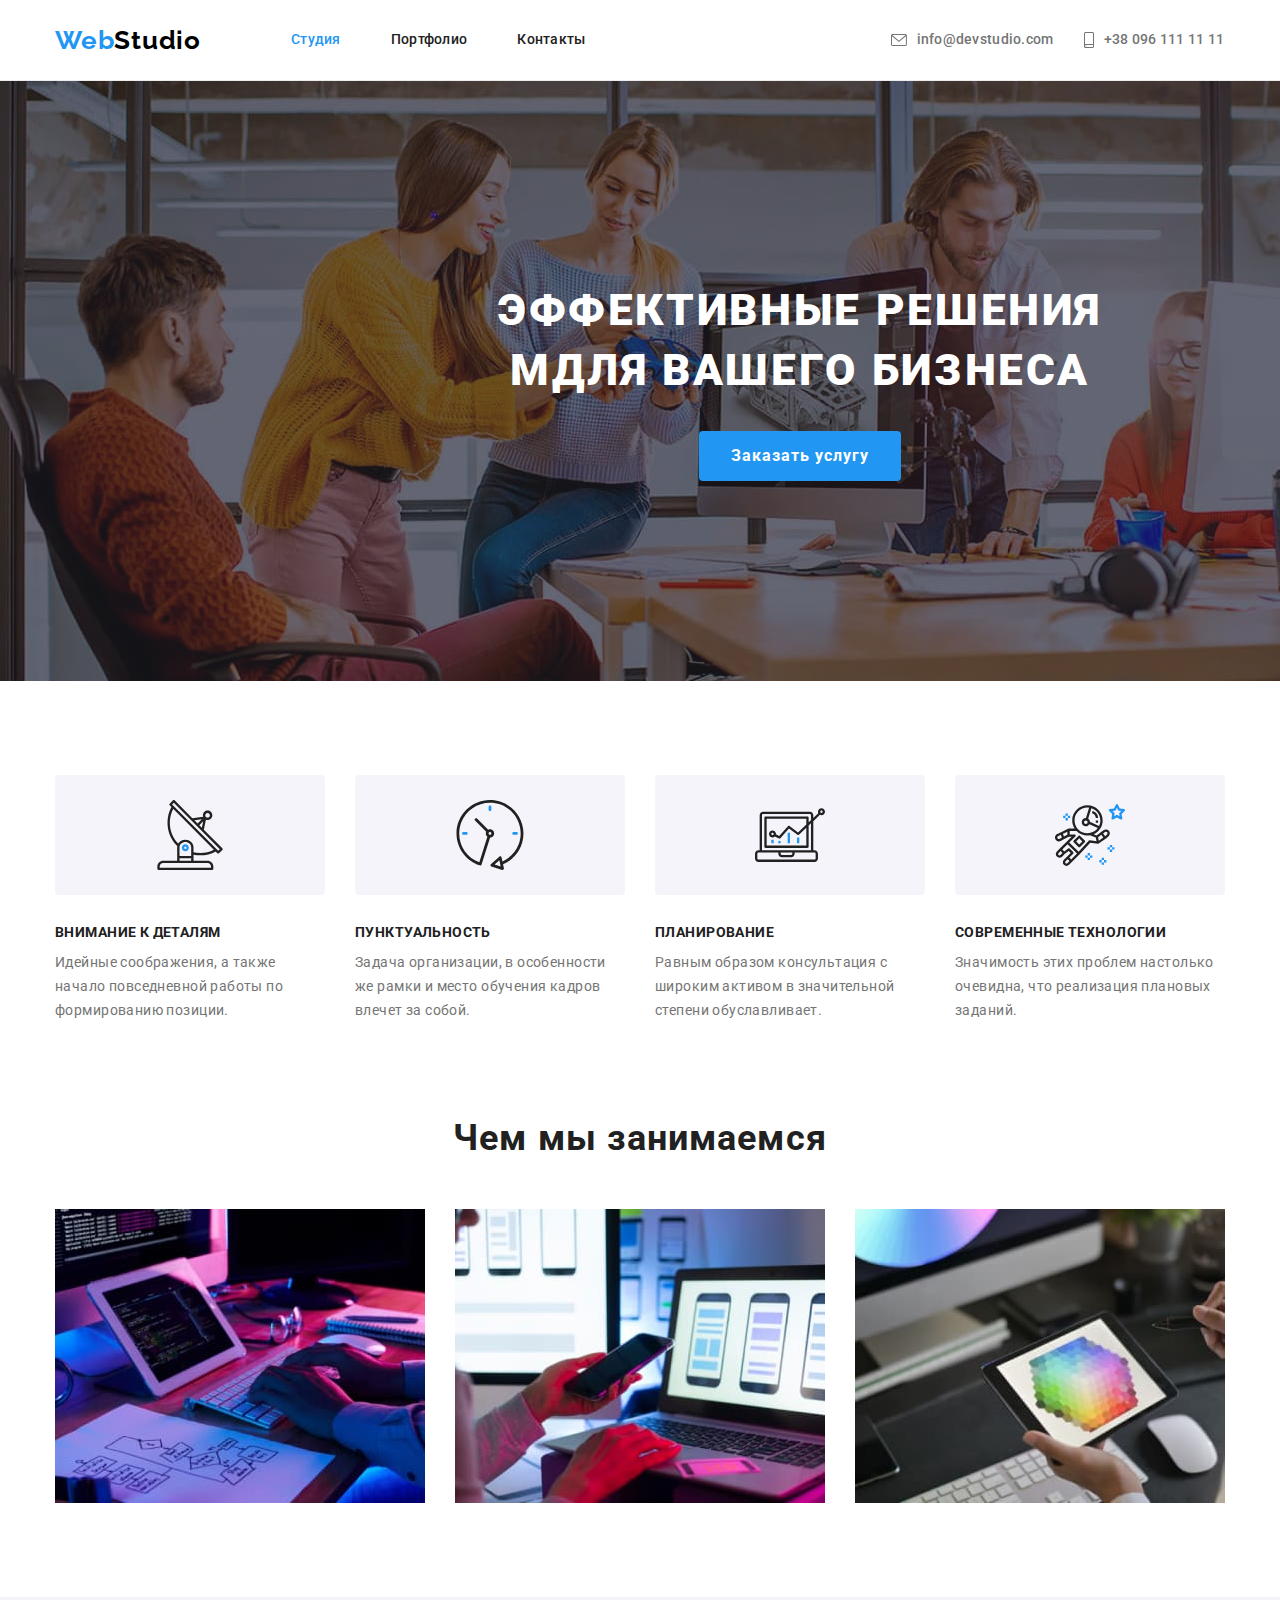
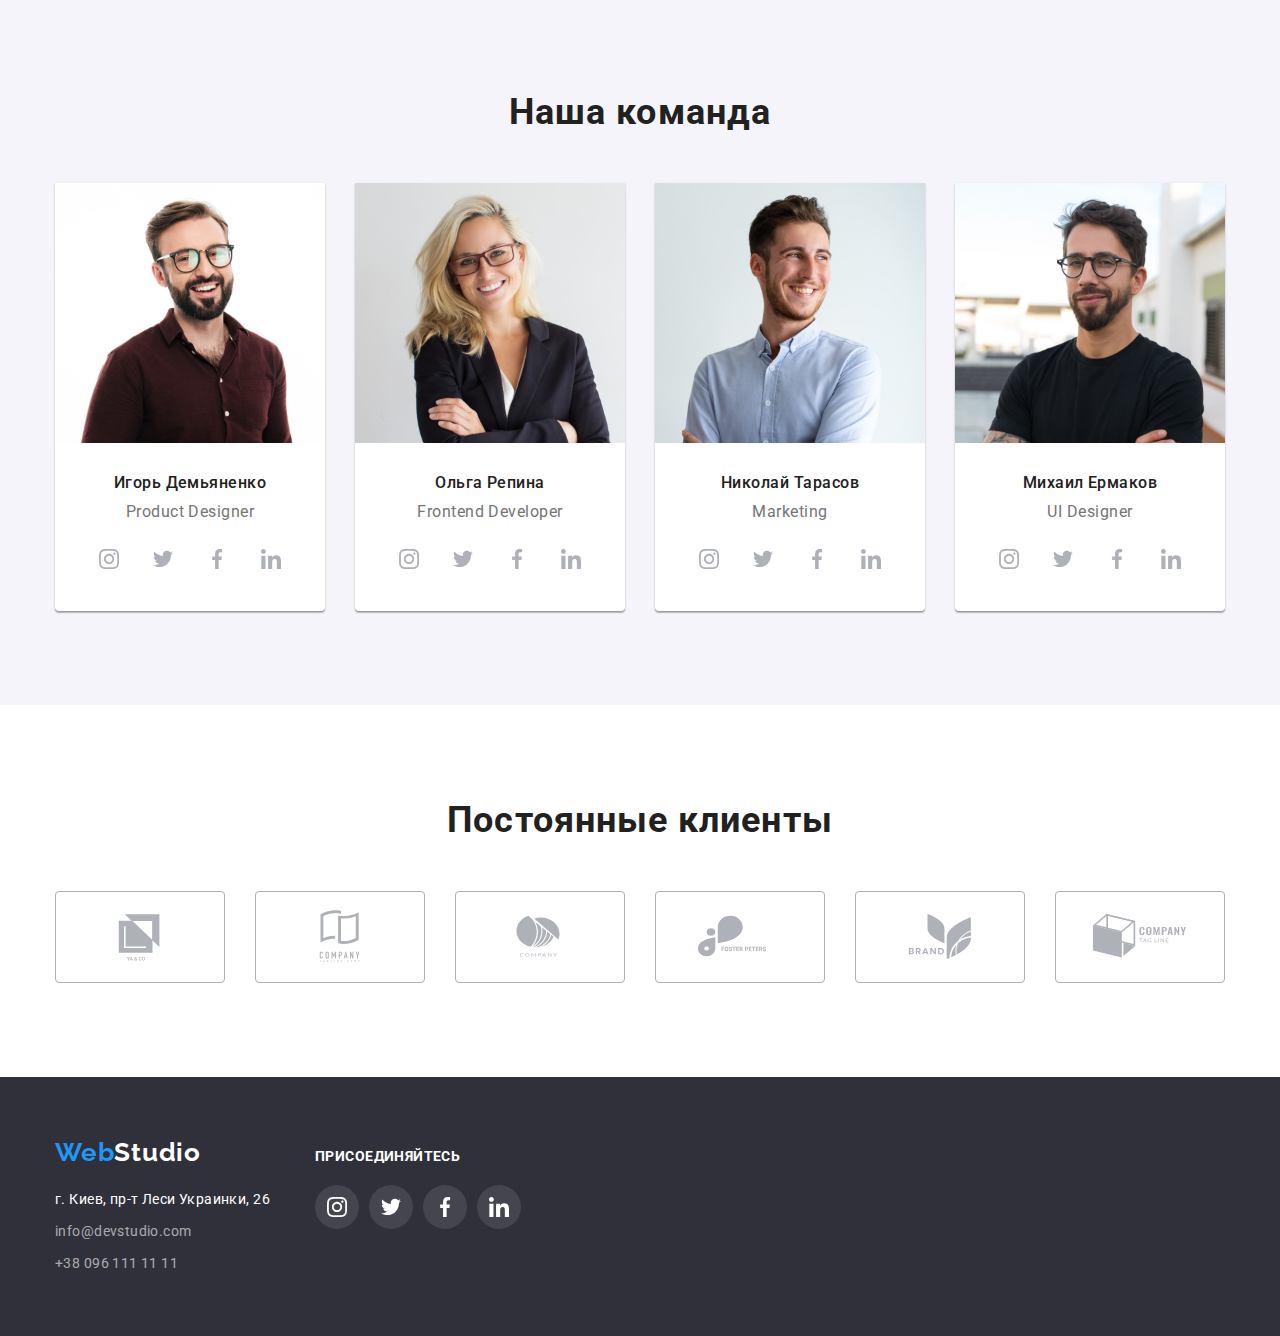
<file: index.html>
<!DOCTYPE html>
<html lang="ru">
  <head>
    <meta charset="UTF-8" />
    <meta http-equiv="X-UA-Compatible" content="IE=edge" />
    <meta name="viewport" content="width=device-width, initial-scale=1.0" />
    <title>WebStudio</title>
    <link rel="preconnect" href="https://fonts.googleapis.com" />
    <link rel="preconnect" href="https://fonts.gstatic.com" crossorigin />
    <link
      href="https://fonts.googleapis.com/css2?family=Raleway:wght@700&family=Roboto:wght@400;500;700;900&display=swap"
      rel="stylesheet"
    />
    <link
      rel="stylesheet"
      href="https://cdnjs.cloudflare.com/ajax/libs/modern-normalize/1.1.0/modern-normalize.min.css"
    />
    <link rel="stylesheet" href="./css/styles.css" />
  </head>
  <body>
    <!--HEADER-->

    <header class="header">
      <div class="container nav">
        <nav class="nav">
          <a class="web-studio top" href="./index.html">
            Web<span class="studio">Studio</span>
          </a>
          <ul class="nav-list">
            <li class="item">
              <a class="nav-link current" href="./index.html">Студия</a>
            </li>
            <li class="item">
              <a class="nav-link" href="./portfolio.html">Портфолио</a>
            </li>
            <li class="item">
              <a class="nav-link" href="./contacts.html">Контакты</a>
            </li>
          </ul>
        </nav>
        <ul class="contact">
          <li class="contact-list">
            <a class="email text" href="mailto:info@devstudio.com">
              <svg class="contact-icon" width="16" height="12">
                <use href="./images/symbol-defs.svg#icon-envelope "></use>
              </svg>
              info@devstudio.com</a
            >
          </li>
          <li class="contact-list">
            <a class="tel text" href="tel:+380961111111">
              <svg class="contact-icon" width="10" height="16">
                <use href="./images/symbol-defs.svg#icon-smartphone"></use>
              </svg>
              +38 096 111 11 11</a
            >
          </li>
        </ul>
      </div>
    </header>

    <!--MAIN-->

    <main>
      <section class="hero">
        <div class="container">
          <h1 class="hero-title">Эффективные решения mдля вашего бизнеса</h1>
          <button class="btn-order" type="button">Заказать услугу</button>
        </div>
      </section>

      <!--НАШИ ПРЕИМУЩЕСТВА-->

      <section class="description">
        <div class="container">
          <h2 class="visually-hidden">Наши преимущества</h2>
          <ul class="description-list">
            <li class="description-text">
              <div class="description-icon-block">
                <svg class="description-icon">
                  <use href="./images/symbol-defs.svg#icon-antenna"></use>
                </svg>
              </div>
              <h3 class="description-desc">Внимание к деталям</h3>
              <p class="description-quote">
                Идейные соображения, а также начало повседневной работы по
                формированию позиции.
              </p>
            </li>

            <li class="description-text">
              <div class="description-icon-block">
                <svg class="description-icon">
                  <use href="./images/symbol-defs.svg#icon-clock"></use>
                </svg>
              </div>
              <h3 class="description-desc">Пунктуальность</h3>
              <p class="description-quote">
                Задача организации, в особенности же рамки и место обучения
                кадров влечет за собой.
              </p>
            </li>

            <li class="description-text">
              <div class="description-icon-block">
                <svg class="description-icon">
                  <use href="./images/symbol-defs.svg#icon-diagram"></use>
                </svg>
              </div>
              <h3 class="description-desc">Планирование</h3>
              <p class="description-quote">
                Равным образом консультация с широким активом в значительной
                степени обуславливает.
              </p>
            </li>

            <li class="description-text">
              <div class="description-icon-block">
                <svg class="description-icon">
                  <use href="./images/symbol-defs.svg#icon-astronaut"></use>
                </svg>
              </div>
              <h3 class="description-desc">Современные технологии</h3>
              <p class="description-quote">
                Значимость этих проблем настолько очевидна, что реализация
                плановых заданий.
              </p>
            </li>
          </ul>
        </div>
      </section>

      <!-- ЧЕМ МЫ ЗАНИМАЕМСЯ -->

      <section class="work">
        <div class="container">
          <h2 class="work-list">Чем мы занимаемся</h2>
          <ul class="work-img">
            <li class="work-img list">
              <img
                src="./images/box-1.jpg"
                alt="Разработка ПО"
                width="370"
                height="294"
              />
            </li>
            <li class="work-img list">
              <img
                src="./images/box-2.jpg"
                alt="Тестирование мобильных приложений"
                width="370"
                height="294"
              />
            </li>
            <li class="work-img list">
              <img
                src="./images/box-3.jpg"
                alt="Дизайн палитры цветов"
                width="370"
                height="294"
              />
            </li>
          </ul>
        </div>
      </section>

      <!-- НАША КОМАНДА -->

      <section class="team">
        <div class="container">
          <h2 class="team-aside">Наша команда</h2>
          <ul class="team-list">
            <li class="team-description">
              <img
                class="team-img"
                src="./images/photo-1.jpg"
                alt="Фотография Игорь Демьяненко"
                width="270"
                height="260"
              />
              <div class="team-text">
                <h3 class="team-name">Игорь Демьяненко</h3>
                <p class="team-position">
                  <span lang="en">Product Designer</span>
                </p>
                <ul class="team-social">
                  <li class="social-list">
                    <a href="" class="social-link">
                      <svg width="20" height="20">
                        <use
                          class="social-icon"
                          href="./images/symbol-defs.svg#icon-instagram"
                        ></use>
                      </svg>
                    </a>
                  </li>
                  <li class="social-list">
                    <a href="" class="social-link">
                      <svg width="20" height="20">
                        <use
                          class="social-icon"
                          href="./images/symbol-defs.svg#icon-twitter"
                        ></use>
                      </svg>
                    </a>
                  </li>
                  <li class="social-list">
                    <a href="" class="social-link">
                      <svg width="20" height="20">
                        <use
                          class="social-icon"
                          href="./images/symbol-defs.svg#icon-facebook"
                        ></use>
                      </svg>
                    </a>
                  </li>
                  <li class="social-list">
                    <a href="" class="social-link">
                      <svg width="20" height="20">
                        <use
                          class="social-icon"
                          href="./images/symbol-defs.svg#icon-linkedin"
                        ></use>
                      </svg>
                    </a>
                  </li>
                </ul>
              </div>
            </li>

            <li class="team-description">
              <img
                class="team-img"
                src="./images/photo-2.jpg"
                alt="Фотография Ольга Репина"
                width="270"
                height="260"
              />
              <div class="team-text">
                <h3 class="team-name">Ольга Репина</h3>
                <p class="team-position">
                  <span lang="en">Frontend Developer</span>
                </p>

                <ul class="team-social">
                  <li class="social-list">
                    <a href="" class="social-link">
                      <svg width="20" height="20">
                        <use
                          class="social-icon"
                          href="./images/symbol-defs.svg#icon-instagram"
                        ></use>
                      </svg>
                    </a>
                  </li>
                  <li class="social-list">
                    <a href="" class="social-link">
                      <svg width="20" height="20">
                        <use
                          class="social-icon"
                          href="./images/symbol-defs.svg#icon-twitter"
                        ></use>
                      </svg>
                    </a>
                  </li>
                  <li class="social-list">
                    <a href="" class="social-link">
                      <svg width="20" height="20">
                        <use
                          class="social-icon"
                          href="./images/symbol-defs.svg#icon-facebook"
                        ></use>
                      </svg>
                    </a>
                  </li>
                  <li class="social-list">
                    <a href="" class="social-link">
                      <svg width="20" height="20">
                        <use
                          class="social-icon"
                          href="./images/symbol-defs.svg#icon-linkedin"
                        ></use>
                      </svg>
                    </a>
                  </li>
                </ul>
              </div>
            </li>

            <li class="team-description">
              <img
                class="team-img"
                src="./images/photo-3.jpg"
                alt="Фотография Николай Тарасов"
                width="270"
                height="260"
              />
              <div class="team-text">
                <h3 class="team-name">Николай Тарасов</h3>
                <p class="team-position"><span lang="en">Marketing</span></p>

                <ul class="team-social">
                  <li class="social-list">
                    <a href="" class="social-link">
                      <svg width="20" height="20">
                        <use
                          class="social-icon"
                          href="./images/symbol-defs.svg#icon-instagram"
                        ></use>
                      </svg>
                    </a>
                  </li>
                  <li class="social-list">
                    <a href="" class="social-link">
                      <svg width="20" height="20">
                        <use
                          class="social-icon"
                          href="./images/symbol-defs.svg#icon-twitter"
                        ></use>
                      </svg>
                    </a>
                  </li>
                  <li class="social-list">
                    <a href="" class="social-link">
                      <svg width="20" height="20">
                        <use
                          class="social-icon"
                          href="./images/symbol-defs.svg#icon-facebook"
                        ></use>
                      </svg>
                    </a>
                  </li>
                  <li class="social-list">
                    <a href="" class="social-link">
                      <svg width="20" height="20">
                        <use
                          class="social-icon"
                          href="./images/symbol-defs.svg#icon-linkedin"
                        ></use>
                      </svg>
                    </a>
                  </li>
                </ul>
              </div>
            </li>

            <li class="team-description">
              <img
                class="team-img"
                src="./images/photo-4.jpg"
                alt="Фотография Михаил Ермаков"
                width="270"
                height="260"
              />
              <div class="team-text">
                <h3 class="team-name">Михаил Ермаков</h3>
                <p class="team-position">
                  <span lang="en">UI Designer</span>
                </p>

                <ul class="team-social">
                  <li class="social-list">
                    <a href="" class="social-link">
                      <svg width="20" height="20">
                        <use
                          class="social-icon"
                          href="./images/symbol-defs.svg#icon-instagram"
                        ></use>
                      </svg>
                    </a>
                  </li>
                  <li class="social-list">
                    <a href="" class="social-link">
                      <svg width="20" height="20">
                        <use
                          class="social-icon"
                          href="./images/symbol-defs.svg#icon-twitter"
                        ></use>
                      </svg>
                    </a>
                  </li>
                  <li class="social-list">
                    <a href="" class="social-link">
                      <svg width="20" height="20">
                        <use
                          class="social-icon"
                          href="./images/symbol-defs.svg#icon-facebook"
                        ></use>
                      </svg>
                    </a>
                  </li>
                  <li class="social-list">
                    <a href="" class="social-link">
                      <svg width="20" height="20">
                        <use
                          class="social-icon"
                          href="./images/symbol-defs.svg#icon-linkedin"
                        ></use>
                      </svg>
                    </a>
                  </li>
                </ul>
              </div>
            </li>
          </ul>
        </div>
      </section>

      <!-- ПОСТОЯННЫЕ КЛИЕНТИ -->

      <section class="clients">
        <div class="container">
          <h2 class="clients-title">Постоянные клиенты</h2>
          <ul class="clients-desc">
            <li class="clients-list">
              <a href="" class="clients-link">
                <svg width="106" height="60">
                  <use
                    class="clients-icon"
                    href="./images/symbol-defs.svg#icon-company-1"
                  ></use>
                </svg>
              </a>
            </li>
            <li class="social-list">
              <a href="" class="clients-link">
                <svg width="106" height="60">
                  <use
                    class="clients-icon"
                    href="./images/symbol-defs.svg#icon-company-2"
                  ></use>
                </svg>
              </a>
            </li>
            <li class="social-list">
              <a href="" class="clients-link">
                <svg width="106" height="60">
                  <use
                    class="clients-icon"
                    href="./images/symbol-defs.svg#icon-company-3"
                  ></use>
                </svg>
              </a>
            </li>
            <li class="social-list">
              <a href="" class="clients-link">
                <svg width="106" height="60">
                  <use
                    class="clients-icon"
                    href="./images/symbol-defs.svg#icon-company-4"
                  ></use>
                </svg>
              </a>
            </li>
            <li class="social-list">
              <a href="" class="clients-link">
                <svg width="106" height="60">
                  <use
                    class="clients-icon"
                    href="./images/symbol-defs.svg#icon-company-5"
                  ></use>
                </svg>
              </a>
            </li>
            <li class="social-list">
              <a href="" class="clients-link">
                <svg width="106" height="60">
                  <use
                    class="clients-icon"
                    href="./images/symbol-defs.svg#icon-company-6"
                  ></use>
                </svg>
              </a>
            </li>
          </ul>
        </div>
      </section>
    </main>

    <!--FOOTER-->

    <footer class="footer">
      <div class="container contacts">
        <div>
          <a class="web-studio down" href="./index.html">
            Web<span class="studio-footer">Studio</span>
          </a>
          <address class="address">
            <ul class="address-list">
              <li class="address-map desc">г. Киев, пр-т Леси Украинки, 26</li>
              <li class="address-text desc">
                <a class="address-contacts" href="mailto:info@devstudio.com"
                  >info@devstudio.com</a
                >
              </li>
              <li class="address-text desc">
                <a class="address-contacts" href="tel:+380961111111"
                  >+38 096 111 11 11</a
                >
              </li>
            </ul>
          </address>
        </div>
        <div class="footer-social">
          <p class="footer-social-text">присоединяйтесь</p>
          <ul class="footer-social-contacts">
            <li class="footer-social-list">
              <a href="" class="footer-social-link">
                <svg class="footer-social-icon" width="20" height="20">
                  <use href="./images/symbol-defs.svg#icon-instagram "></use>
                </svg>
              </a>
            </li>
            <li class="footer-social-list">
              <a href="" class="footer-social-link">
                <svg class="footer-social-icon" width="20" height="20">
                  <use href="./images/symbol-defs.svg#icon-twitter "></use>
                </svg>
              </a>
            </li>
            <li class="footer-social-list">
              <a href="" class="footer-social-link">
                <svg class="footer-social-icon" width="20" height="20">
                  <use href="./images/symbol-defs.svg#icon-facebook "></use>
                </svg>
              </a>
            </li>
            <li class="footer-social-list">
              <a href="" class="footer-social-link">
                <svg class="footer-social-icon" width="20" height="20">
                  <use href="./images/symbol-defs.svg#icon-linkedin "></use>
                </svg>
              </a>
            </li>
          </ul>
        </div>
      </div>
    </footer>
  </body>
</html>
</file>
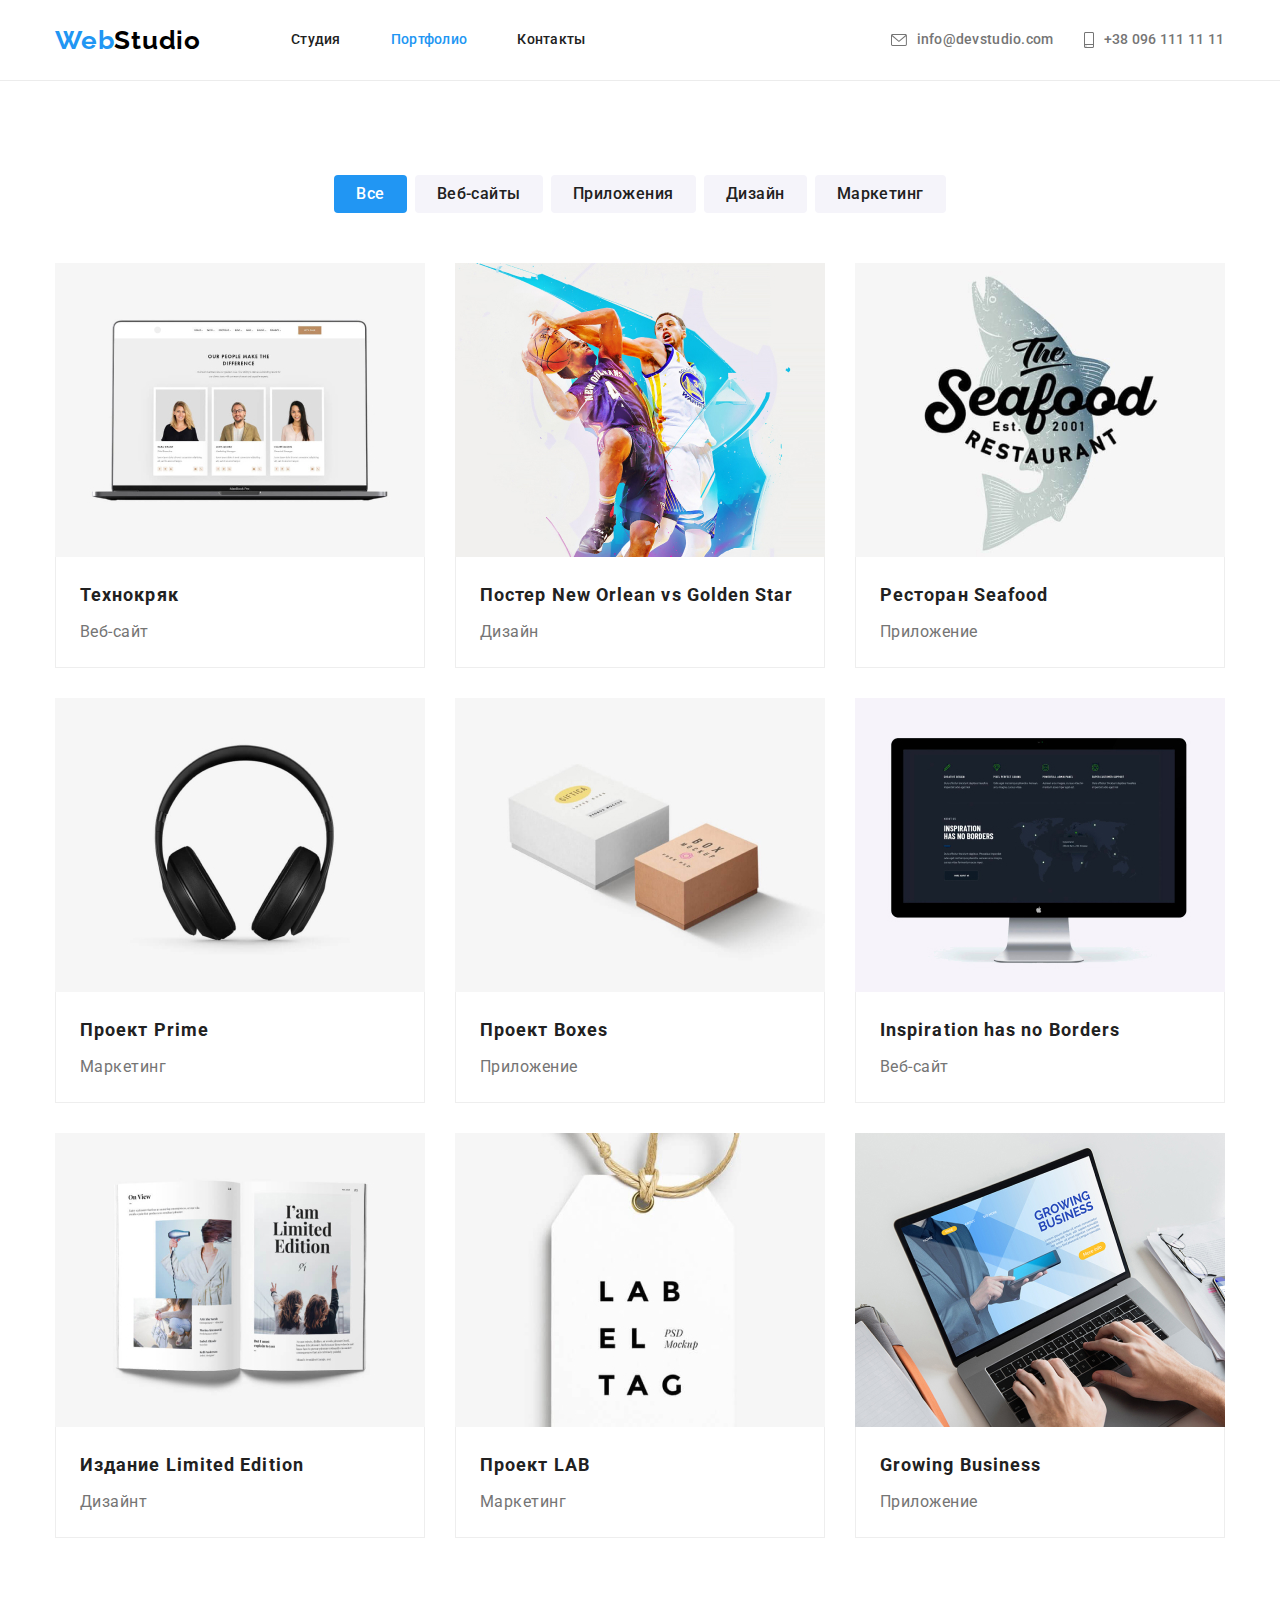
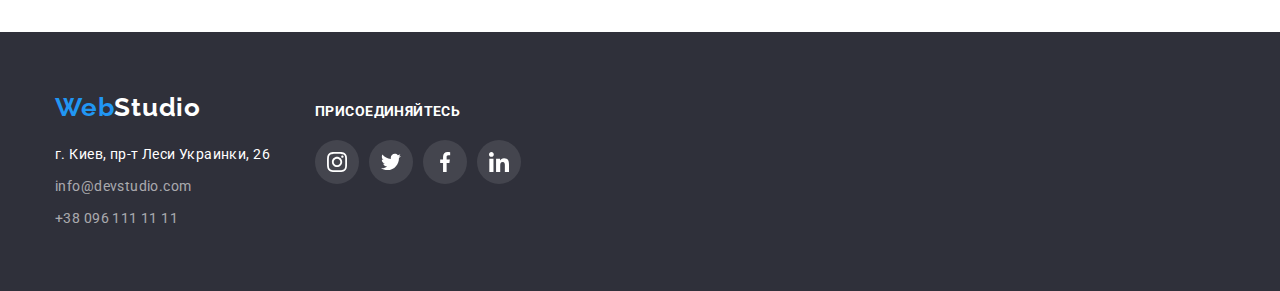
<file: portfolio.html>
<!DOCTYPE html>
<html lang="ru">
  <head>
    <meta charset="UTF-8" />
    <meta http-equiv="X-UA-Compatible" content="IE=edge" />
    <meta name="viewport" content="width=device-width, initial-scale=1.0" />
    <title>Portfolio</title>
    <link rel="preconnect" href="https://fonts.googleapis.com" />
    <link rel="preconnect" href="https://fonts.gstatic.com" crossorigin />
    <link
      href="https://fonts.googleapis.com/css2?family=Raleway:wght@700&family=Roboto:wght@400;500;700;900&display=swap"
      rel="stylesheet"
    />
    <link
      rel="stylesheet"
      href="https://cdnjs.cloudflare.com/ajax/libs/modern-normalize/1.1.0/modern-normalize.min.css"
    />
    <link rel="stylesheet" href="./css/styles.css" />
  </head>
  <body>
    <!--HEADER-->

    <header class="header">
      <div class="container nav">
        <nav class="nav">
          <a class="web-studio top" href="./index.html">
            Web<span class="studio">Studio</span>
          </a>
          <ul class="nav-list">
            <li class="item">
              <a class="nav-link" href="./index.html">Студия</a>
            </li>
            <li class="item">
              <a class="nav-link current" href="./portfolio.html">Портфолио</a>
            </li>
            <li class="item">
              <a class="nav-link" href="./contacts.html">Контакты</a>
            </li>
          </ul>
        </nav>
        <ul class="contact">
          <li class="contact-list">
            <a class="email text" href="mailto:info@devstudio.com">
              <svg class="contact-icon" width="16" height="12">
                <use href="./images/symbol-defs.svg#icon-envelope "></use>
              </svg>
              info@devstudio.com</a
            >
          </li>
          <li class="contact-list">
            <a class="tel text" href="tel:+380961111111">
              <svg class="contact-icon" width="10" height="16">
                <use href="./images/symbol-defs.svg#icon-smartphone"></use>
              </svg>
              +38 096 111 11 11</a
            >
          </li>
        </ul>
      </div>
    </header>

    <!--MAIN-->

    <main>
      <section class="section filters">
        <div class="container">
          <h2 class="visually-hidden">Кнопки навигации</h2>
          <ul class="filters-list">
            <li class="filters-text">
              <button class="filters-btn current" type="button">Все</button>
            </li>
            <li class="filters-text">
              <button class="filters-btn" type="button">Веб-сайты</button>
            </li>
            <li class="filters-text">
              <button class="filters-btn" type="button">Приложения</button>
            </li>
            <li class="filters-text">
              <button class="filters-btn" type="button">Дизайн</button>
            </li>
            <li class="filters-text">
              <button class="filters-btn" type="button">Маркетинг</button>
            </li>
          </ul>
          <ul class="portfolio-body">
            <li class="body-part">
              <a class="portfolio-link" href="">
                <img
                  src="./images/technocrack.jpg"
                  alt="Технокряк"
                  width="370"
                  height="294"
                />
                <div class="portfolio-desc">
                  <h3 class="body-name">Технокряк</h3>
                  <p class="body-quote">Веб-сайт</p>
                </div>
              </a>
            </li>

            <li class="body-part">
              <a class="portfolio-link" href="">
                <img
                  src="./images/poster.jpg"
                  alt="Дизайн"
                  width="370"
                  height="294"
                />
                <div class="portfolio-desc">
                  <h3 class="body-name">
                    Постер <span lang="en">New Orlean vs Golden Star</span>
                  </h3>
                  <p class="body-quote">Дизайн</p>
                </div>
              </a>
            </li>

            <li class="body-part">
              <a class="portfolio-link" href="">
                <img
                  src="./images/seafood-restaurant.jpg"
                  alt="Приложение"
                  width="370"
                  height="294"
                />
                <div class="portfolio-desc">
                  <h3 class="body-name">
                    Ресторан <span lang="en">Seafood</span>
                  </h3>
                  <p class="body-quote">Приложение</p>
                </div>
              </a>
            </li>

            <li class="body-part">
              <a class="portfolio-link" href="">
                <img
                  src="./images/project-prime.jpg"
                  alt="Маркетинг"
                  width="370"
                  height="294"
                />
                <div class="portfolio-desc">
                  <h3 class="body-name">Проект <span lang="en">Prime</span></h3>
                  <p class="body-quote">Маркетинг</p>
                </div>
              </a>
            </li>

            <li class="body-part">
              <a class="portfolio-link" href="">
                <img
                  src="./images/boxes-project.jpg"
                  alt="Приложение"
                  width="370"
                  height="294"
                />
                <div class="portfolio-desc">
                  <h3 class="body-name">Проект <span lang="en">Boxes</span></h3>
                  <p class="body-quote">Приложение</p>
                </div>
              </a>
            </li>

            <li class="body-part">
              <a class="portfolio-link" href="">
                <img
                  src="./images/inspiration-has-no-borders.jpg"
                  alt="Веб-сайт"
                  width="370"
                  height="294"
                />
                <div class="portfolio-desc">
                  <h3 class="body-name">
                    <span lang="en">Inspiration has no Borders</span>
                  </h3>
                  <p class="body-quote">Веб-сайт</p>
                </div>
              </a>
            </li>

            <li class="body-part">
              <a class="portfolio-link" href="">
                <img
                  src="./images/limited-edition.jpg"
                  alt="Дизайн"
                  width="370"
                  height="294"
                />
                <div class="portfolio-desc">
                  <h3 class="body-name">
                    Издание <span lang="en">Limited Edition</span>
                  </h3>
                  <p class="body-quote">Дизайнт</p>
                </div>
              </a>
            </li>

            <li class="body-part">
              <a class="portfolio-link" href="">
                <img
                  src="./images/lab-project.jpg"
                  alt="Маркетинг"
                  width="370"
                  height="294"
                />
                <div class="portfolio-desc">
                  <h3 class="body-name">Проект <span lang="en">LAB</span></h3>
                  <p class="body-quote">Маркетинг</p>
                </div>
              </a>
            </li>

            <li class="body-part">
              <a class="portfolio-link" href="">
                <img
                  src="./images/growing-business.jpg"
                  alt="Приложение"
                  width="370"
                  height="294"
                />
                <div class="portfolio-desc">
                  <h3 class="body-name">
                    <span lang="en">Growing Business</span>
                  </h3>
                  <p class="body-quote">Приложение</p>
                </div>
              </a>
            </li>
          </ul>
        </div>
      </section>
    </main>

    <!--FOOTER-->

    <footer class="footer">
      <div class="container contacts">
        <div>
          <a class="web-studio down" href="./index.html">
            Web<span class="studio-footer">Studio</span>
          </a>
          <address class="address">
            <ul class="address-list">
              <li class="address-map desc">г. Киев, пр-т Леси Украинки, 26</li>
              <li class="address-text desc">
                <a class="address-contacts" href="mailto:info@devstudio.com"
                  >info@devstudio.com</a
                >
              </li>
              <li class="address-text desc">
                <a class="address-contacts" href="tel:+380961111111"
                  >+38 096 111 11 11</a
                >
              </li>
            </ul>
          </address>
        </div>
        <div class="footer-social">
          <p class="footer-social-text">присоединяйтесь</p>
          <ul class="footer-social-contacts">
            <li class="footer-social-list">
              <a href="" class="footer-social-link">
                <svg class="footer-social-icon" width="20" height="20">
                  <use href="./images/symbol-defs.svg#icon-instagram "></use>
                </svg>
              </a>
            </li>
            <li class="footer-social-list">
              <a href="" class="footer-social-link">
                <svg class="footer-social-icon" width="20" height="20">
                  <use href="./images/symbol-defs.svg#icon-twitter "></use>
                </svg>
              </a>
            </li>
            <li class="footer-social-list">
              <a href="" class="footer-social-link">
                <svg class="footer-social-icon" width="20" height="20">
                  <use href="./images/symbol-defs.svg#icon-facebook "></use>
                </svg>
              </a>
            </li>
            <li class="footer-social-list">
              <a href="" class="footer-social-link">
                <svg class="footer-social-icon" width="20" height="20">
                  <use href="./images/symbol-defs.svg#icon-linkedin "></use>
                </svg>
              </a>
            </li>
          </ul>
        </div>
      </div>
    </footer>
  </body>
</html>
</file>
<file: css/styles.css>
:root {
  --primary-text-color: #212121;
  --secondary-text-color: #757575;
  --hover-color: #2196f3;
  --background-color: #ffffff;
  --footer-background: #2f303a;
  --team-background: #f5f4fa;
  --hero-background: #2f303a;
  --icon-social-color-main: #afb1b8;
}

h1,
h2,
h3,
h4,
h5,
h6,
p {
  margin: 0;
}

ul {
  margin: 0;
  padding-left: 0;
}

body {
  font-family: Roboto, sans-serif;
  background-color: var(--background-color);
}

img {
  display: block;
}

.container {
  margin: 0 auto;
  width: 1200px;
  padding-left: 15px;
  padding-right: 15px;
}
/*--------HEADER-------*/
.header {
  border-bottom: 1px solid #ececec;
}

.nav {
  display: flex;
  align-items: center;
}

.web-studio {
  font-family: Raleway, sans-serif;
  font-weight: 700;
  font-size: 26px;
  line-height: 1.19;
  letter-spacing: 0.03em;
  text-decoration: none;
  color: var(--hover-color);
}

.top {
  padding: 24px 0;
  margin-right: 90px;
}

.studio {
  color: #000000;
}

.nav-list {
  font-weight: 500;
  font-size: 14px;
  line-height: 1.14;
  letter-spacing: 0.02em;
  list-style-type: none;

  display: flex;
  padding: 0;
}

.item + .item {
  margin-left: 50px;
}

.nav-link {
  text-decoration: none;
  color: var(--primary-text-color);

  padding-top: 32px;
  padding-bottom: 32px;
  display: block;
}

.nav-link + .nav-link {
  margin-left: 50px;
}

.nav-link.current {
  color: var(--hover-color);
}

.nav-list :hover,
.nav-list :focus {
  color: var(--hover-color);
  background-color: var(--background-color);
}

.contact {
  font-weight: 500;
  font-size: 14px;
  line-height: 1.14;
  letter-spacing: 0.02em;
  list-style-type: none;
  padding: 0;
  display: flex;
  margin-left: 305px;
  align-items: center;
}
.contact-list {
  color: var(--secondary-text-color);
  display: flex;
  align-items: center;
}

.contact-list + .contact-list {
  margin-left: 30px;
}

.contact-list :hover,
.contact-list :focus {
  color: var(--hover-color);
  background-color: var(--background-color);
}

.text {
  padding-top: 32px;
  padding-bottom: 32px;
  display: flex;
  align-items: center;
}

.contact-icon {
  fill: currentColor;
  margin-right: 10px;
}

.email,
.tel {
  text-decoration: none;
  color: inherit;
}

/*--------MAIN-------*/

.hero {
  background-color: var(--hero-background);
  background-image: linear-gradient(
      rgba(47, 48, 58, 0.4),
      rgba(47, 48, 58, 0.4)
    ),
    url(../images/hero-img.jpg);
  background-repeat: no-repeat;
  background-position: center;
  text-align: center;
  width: 1600px;
  height: 600px;
  margin: 0 auto;
  padding-top: 200px;
  padding-bottom: 200px;
  display: flex;
  align-items: center;
}

.hero h1 {
  width: 696px;
  margin-left: auto;
  margin-right: auto;
}

.hero-title {
  color: var(--background-color);
  font-weight: 900;
  font-size: 44px;
  line-height: 1.36;
  letter-spacing: 0.06em;
  text-transform: uppercase;
  margin-bottom: 30px;
}

.btn-order {
  font-family: inherit;
  background-color: var(--hover-color);
  color: var(--background-color);
  border-radius: 4px;
  font-weight: 700;
  font-size: 16px;
  line-height: 1.88;
  letter-spacing: 0.06em;
  border: none;
  cursor: pointer;

  padding: 10px 32px;
}

.btn-order:hover,
.btn-order:focus {
  background-color: #188ce8;
}

.description {
  padding-top: 94px;
  padding-bottom: 94px;
}

.visually-hidden {
  position: absolute;
  width: 1px;
  height: 1px;
  margin: -1px;
  border: 0;
  padding: 0;
  white-space: nowrap;
  clip-path: inset(100%);
  clip: rect(0 0 0 0);
  overflow: hidden;
}

.description-list {
  list-style-type: none;
  display: flex;
}

.description-text {
  flex-basis: calc((100% - 30px * 3) / 4);
  margin-left: 30px;
}

.description-text:first-child {
  margin-left: 0;
}

.description-icon {
  width: 70px;
  height: 70px;
}

.description-icon-block {
  width: 270px;
  height: 120px;
  background-color: #f5f4fa;
  border-radius: 4px;
  display: flex;
  align-items: center;
  justify-content: center;
  margin-bottom: 30px;
}

.description-desc {
  font-weight: 700;
  font-size: 14px;
  line-height: 1.14;
  letter-spacing: 0.03em;
  text-transform: uppercase;
  color: var(--primary-text-color);
  margin-bottom: 10px;
}

.description-quote {
  font-size: 14px;
  line-height: 1.71;
  letter-spacing: 0.03em;
  color: var(--secondary-text-color);
}
.work {
  padding-bottom: 94px;
}

.work-list {
  font-weight: 700;
  font-size: 36px;
  line-height: 1.17;
  text-align: center;
  letter-spacing: 0.03em;
  color: var(--primary-text-color);
  margin-bottom: 50px;
}

.work-img {
  list-style-type: none;
  padding-left: 0;
  display: flex;
}

.work-img .list {
  flex-basis: calc((100% - 30px * 2) / 3);
  margin-left: 30px;
}

.work-img .list:first-child {
  margin-left: 0;
}

.team {
  background: var(--team-background);
  padding-top: 94px;
  padding-bottom: 94px;
}

.team-aside {
  font-weight: 700;
  font-size: 36px;
  line-height: 1.17;
  letter-spacing: 0.03em;
  color: var(--primary-text-color);
  text-align: center;
  margin-bottom: 50px;
}

.team-list {
  list-style-type: none;
  padding: 0;
  display: flex;
}

.team-description {
  background-color: var(--background-color);
  flex-basis: calc((100% - 30px * 3) / 4);
  margin-left: 30px;
  box-shadow: 0px 1px 3px rgba(0, 0, 0, 0.12), 0px 1px 1px rgba(0, 0, 0, 0.14),
    0px 2px 1px rgba(0, 0, 0, 0.2);
  border-radius: 0px 0px 4px 4px;
}

.team-description:first-child {
  margin-left: 0;
}

.team-text {
  padding-top: 30px;
  padding-bottom: 30px;
}

.team-name {
  font-weight: 500;
  font-size: 16px;
  line-height: 1.19;
  text-align: center;
  letter-spacing: 0.03em;
  color: var(--primary-text-color);
  margin-bottom: 10px;
}

.team-position {
  font-size: 16px;
  line-height: 1.19;
  text-align: center;
  letter-spacing: 0.03em;
  quotes: none;
  color: var(--secondary-text-color);
  margin-bottom: 16px;
}

.team-social {
  list-style: none;
  justify-content: center;
  display: flex;
  gap: 10px;
}

.social-link {
  color: var(--icon-social-color-main);
  width: 44px;
  height: 44px;
  border-radius: 50%;
  display: flex;
  align-items: center;
  justify-content: center;
  background-color: var(--background-color);
}

.social-icon {
  fill: currentColor;
}

.social-link:hover,
.social-link:focus {
  color: var(--background-color);
  background-color: var(--hover-color);
}

.clients {
  padding-top: 94px;
  padding-bottom: 94px;
}

.clients-title {
  font-weight: 700;
  font-size: 36px;
  line-height: 1.17;
  text-align: center;
  letter-spacing: 0.03em;
  color: var(--primary-text-color);
  margin-bottom: 50px;
}

.clients-desc {
  list-style: none;
  justify-content: center;
  display: flex;
  gap: 30px;
}

.clients-link {
  color: var(--icon-social-color-main);
  width: 170px;
  height: 92px;
  border: 1px solid #afb1b8;
  border-radius: 4px;
  display: flex;
  align-items: center;
  justify-content: center;
  background-color: var(--background-color);
  outline: transparent;
}

.clients-icon {
  fill: currentColor;
}

.clients-link:hover,
.clients-link:focus {
  color: var(--hover-color);
  border: 1px solid var(--hover-color);
}

/*--------FOOTER-------*/

.footer {
  background: var(--footer-background);
  padding-top: 60px;
  padding-bottom: 60px;
}

.contacts {
  display: flex;
  align-items: baseline;
}

.down {
  display: block;
  margin-bottom: 20px;
}

.studio-footer {
  color: var(--background-color);
}

.address {
  display: block;
  font-style: normal;
}

.address-list {
  list-style-type: none;
}

.desc:not(:last-child) {
  margin-bottom: 8px;
}

.address-map {
  font-size: 14px;
  line-height: 1.71;
  letter-spacing: 0.03em;
  color: var(--background-color);
}

.address-contacts {
  font-size: 14px;
  line-height: 1.71;
  letter-spacing: 0.03em;
  color: rgba(255, 255, 255, 0.6);
  text-decoration: none;
}

.address-contacts:hover,
.address-contacts:focus {
  color: var(--hover-color);
  background-color: var(--footer-background);
}

.footer-social {
  margin-left: 45px;
}

.footer-social-text {
  font-weight: 700;
  font-size: 14px;
  line-height: 1.14;
  letter-spacing: 0.03em;
  text-transform: uppercase;
  color: var(--background-color);
  margin-bottom: 20px;
}

.footer-social-contacts {
  list-style: none;
  display: flex;
  gap: 10px;
}

.footer-social-link {
  color: var(--background-color);
  width: 44px;
  height: 44px;
  border-radius: 50%;
  display: flex;
  align-items: center;
  justify-content: center;
  background-color: rgba(255, 255, 255, 0.1);
}

.footer-social-link {
  fill: currentColor;
}

.footer-social-link:hover,
.footer-social-link:focus {
  background-color: var(--hover-color);
}
/*--------PORTFOLIO-------*/

.section.filters {
  padding: 94px 0px;
}

.filters-list {
  list-style-type: none;
  display: flex;
  justify-content: center;
}

.filters-btn {
  border-radius: 4px;
  border: none;
  font-weight: 500;
  font-size: 16px;
  line-height: 1.63;
  letter-spacing: 0.03em;
  font-family: inherit;
  color: var(--primary-text-color);
  background: var(--team-background);
  padding: 6px 22px;
  cursor: pointer;
}

.filters-btn.current {
  color: var(--background-color);
  background: var(--hover-color);
}

.filters-text:not(:last-child) {
  margin-right: 8px;
}

.filters-btn:hover,
.filters-btn:focus {
  border-radius: 4px;
  background: #188ce8;
  color: var(--background-color);
  box-shadow: 0px 3px 1px rgba(0, 0, 0, 0.1), 0px 1px 2px rgba(0, 0, 0, 0.08),
    0px 2px 2px rgba(0, 0, 0, 0.12);
  outline: transparent;
}

.portfolio-body {
  list-style-type: none;
  display: flex;
  flex-wrap: wrap;
  margin-top: 50px;
  padding: 0;
}

.body-part {
  margin-bottom: 30px;
  margin-left: 30px;
  text-decoration: none;
}

/*.body-part:hover,
.body-part:focus {
  box-shadow: 0px 3px 1px rgba(0, 0, 0, 0.1), 0px 1px 2px rgba(0, 0, 0, 0.08),
    0px 2px 2px rgba(0, 0, 0, 0.12);
}*/

.body-part:nth-child(3n + 1) {
  margin-left: 0;
}

.body-part:nth-last-child(-n + 3) {
  margin-bottom: 0;
}

.portfolio-link {
  text-decoration: none;
  display: block;
}

.portfolio-link:hover,
.portfolio-link:focus {
  box-shadow: 0px 3px 1px rgba(0, 0, 0, 0.1), 0px 1px 2px rgba(0, 0, 0, 0.08),
    0px 2px 2px rgba(0, 0, 0, 0.12);
  outline: transparent;
}

.body-name {
  font-weight: 700;
  font-size: 18px;
  line-height: 2;
  letter-spacing: 0.06em;
  color: var(--primary-text-color);
  margin-bottom: 4px;
}

.body-quote {
  font-size: 16px;
  line-height: 1.88;
  letter-spacing: 0.03em;
  color: var(--secondary-text-color);
}

.portfolio-desc {
  padding: 20px 24px;
  border-bottom: 1px solid #eeeeee;
  border-right: 1px solid #eeeeee;
  border-left: 1px solid #eeeeee;
}
</file>
